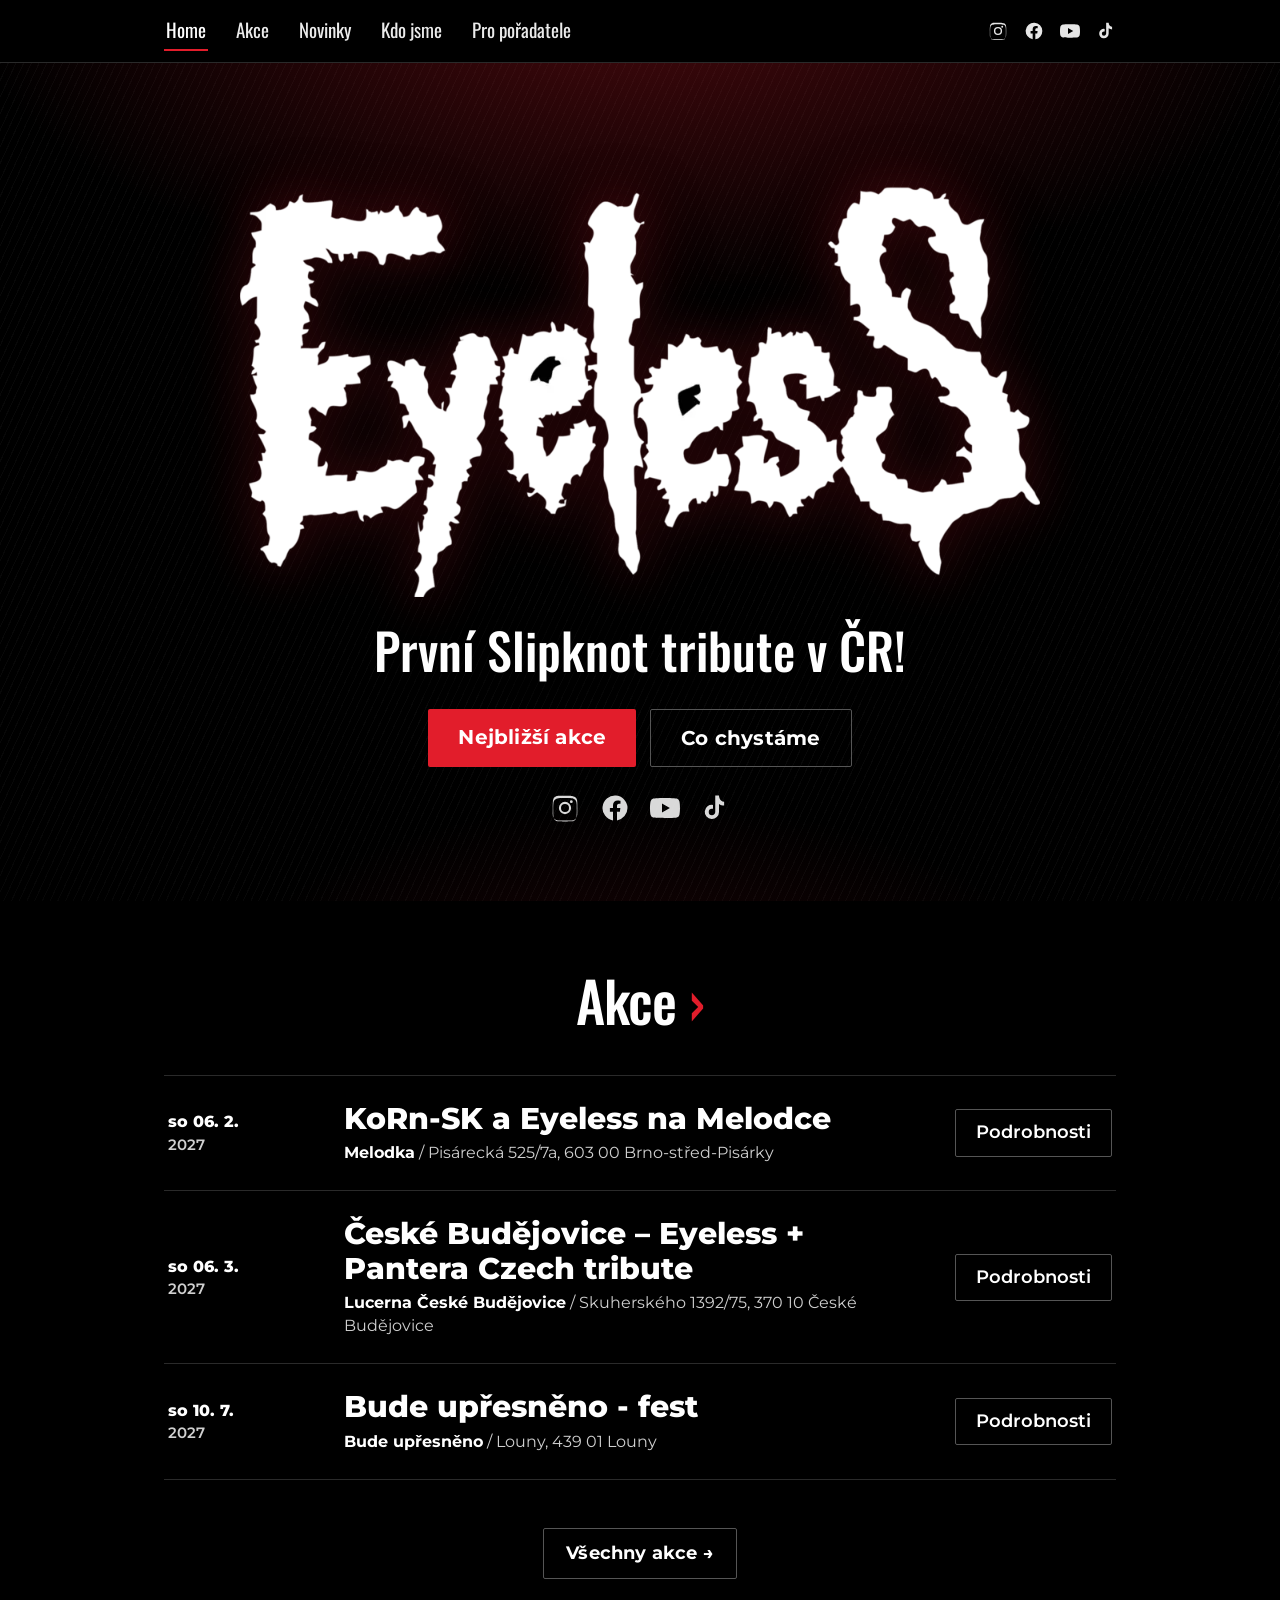
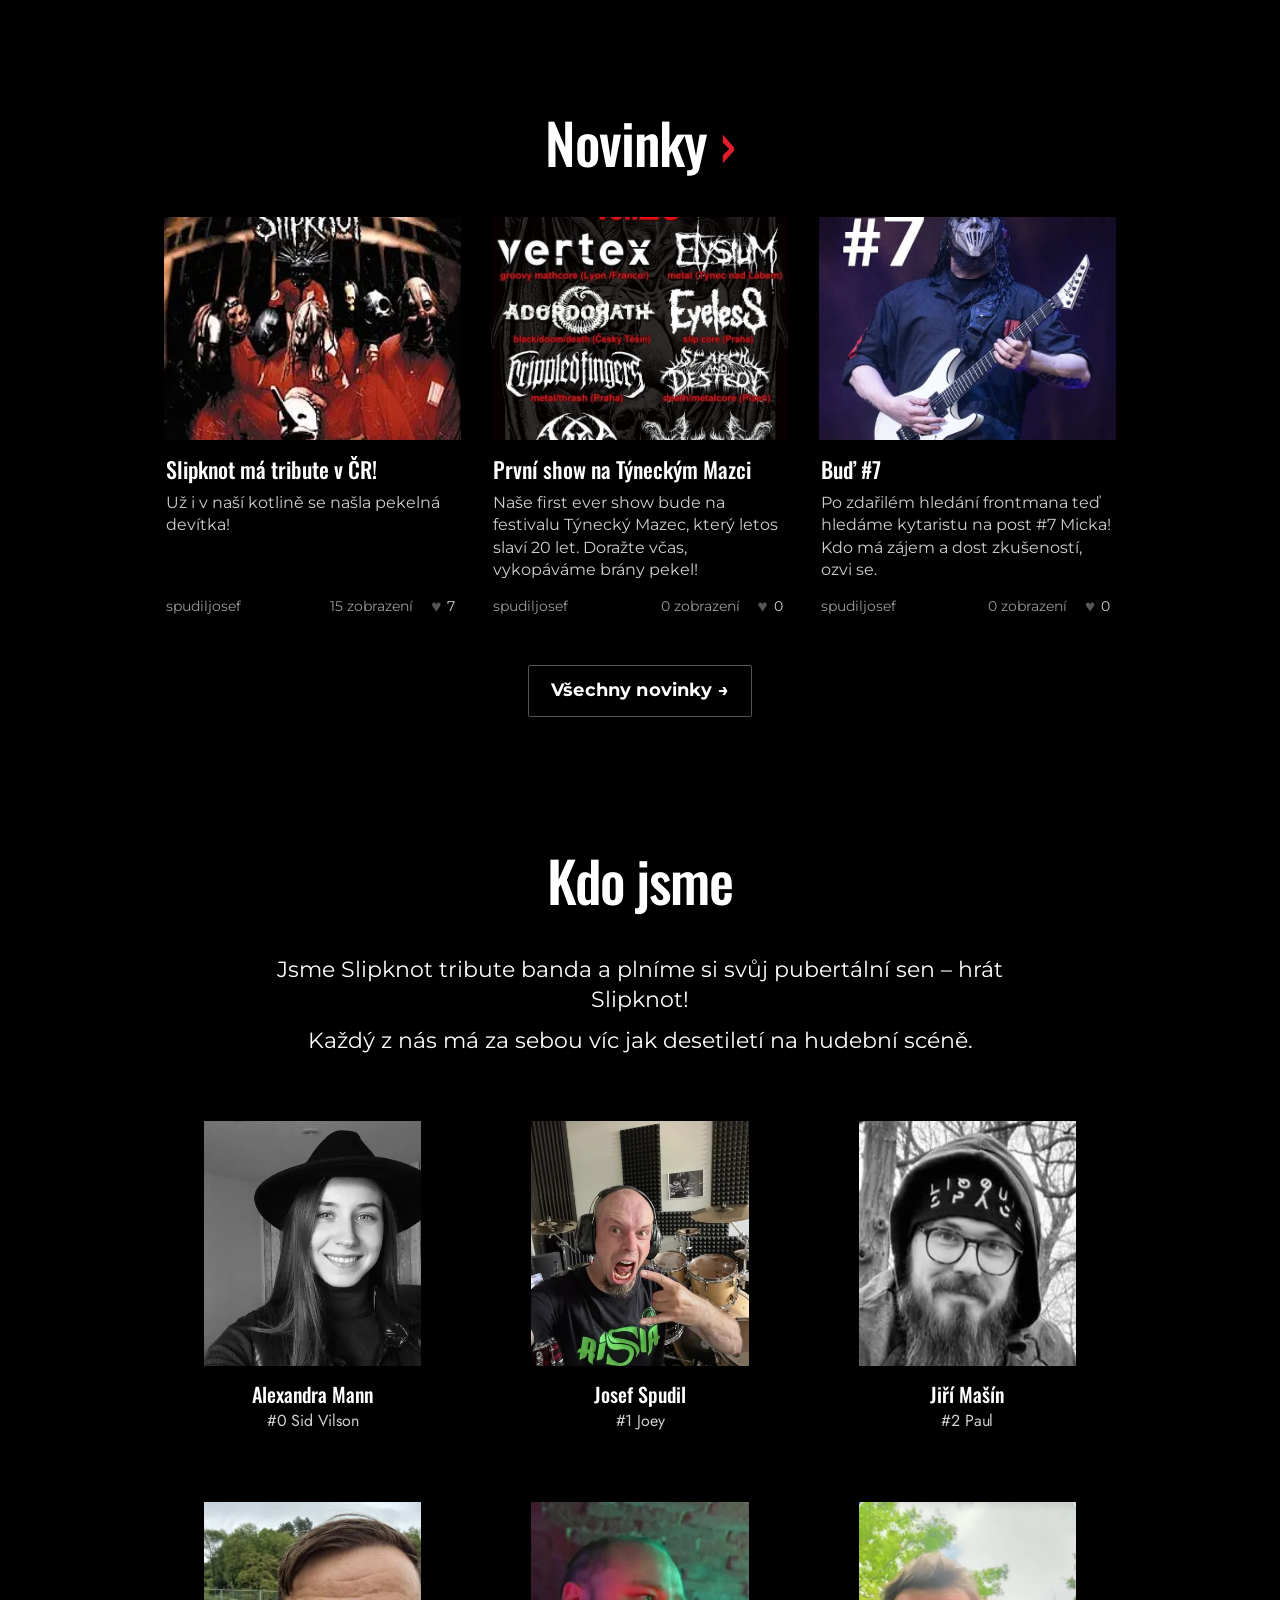
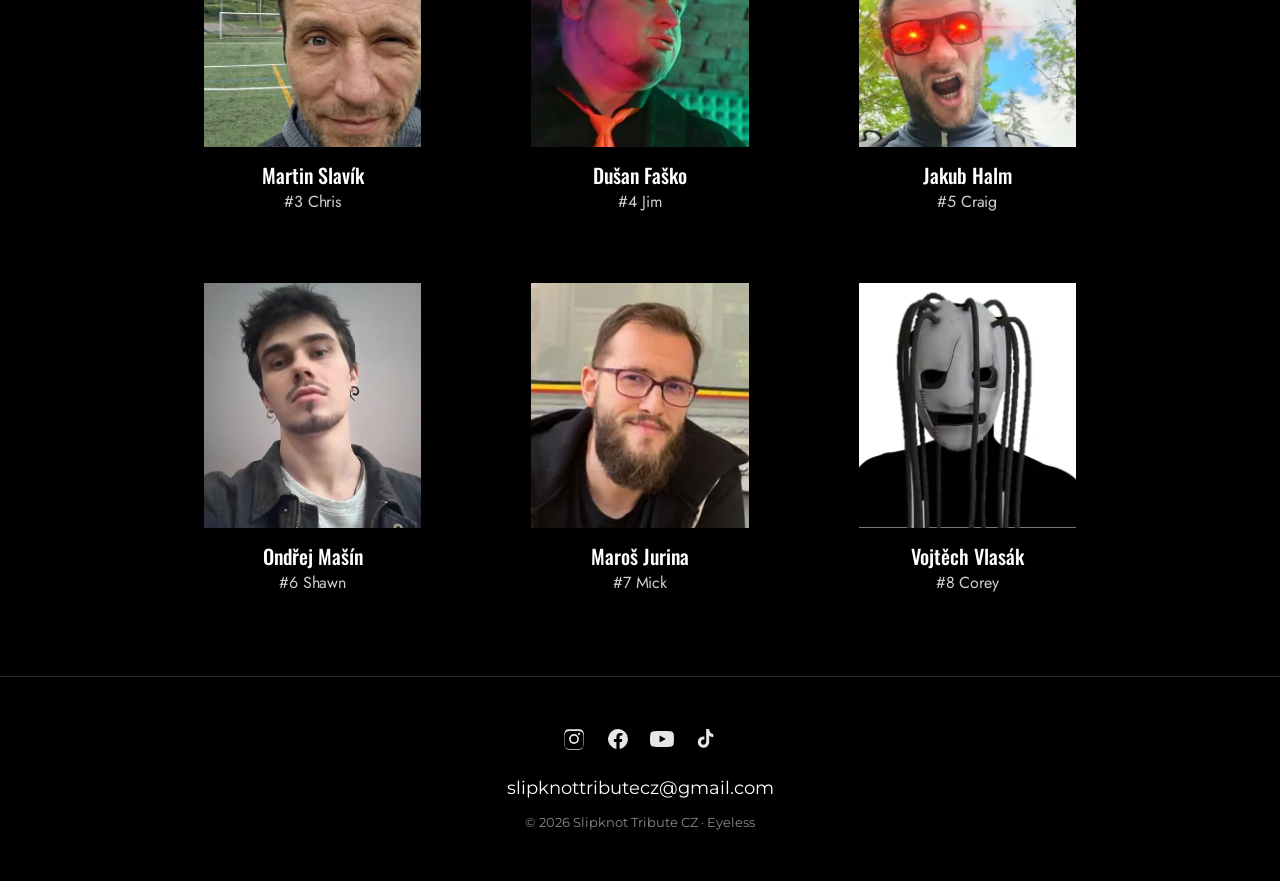
<file: index.html>
<!DOCTYPE html>
<html lang="cs">
<head>
  <meta charset="utf-8">
  <meta name="viewport" content="width=device-width, initial-scale=1">
  <title>Slipknot Tribute CZ – Eyeless | První Slipknot tribute v ČR</title>
  <meta name="description" content="Eyeless – první Slipknot tribute kapela v České republice. Devítičlenná monstrózní sestava, masky, agrese a naživo odehraný Slipknot. Termíny koncertů a novinky.">
  <meta name="keywords" content="Slipknot tribute, Eyeless, Slipknot ČR, nu metal, tribute kapela, metal koncert">
  <meta name="author" content="Slipknot Tribute CZ">
  <meta name="robots" content="index, follow">
  <meta name="theme-color" content="#000000">
  <link rel="canonical" href="https://www.slipknot1.cz/">
  <meta property="og:type" content="website">
  <meta property="og:site_name" content="Slipknot Tribute CZ – Eyeless">
  <meta property="og:locale" content="cs_CZ">
  <meta property="og:title" content="Slipknot Tribute CZ – Eyeless">
  <meta property="og:description" content="První Slipknot tribute v ČR. Termíny koncertů, novinky a sestava kapely Eyeless.">
  <meta property="og:url" content="https://www.slipknot1.cz/">
  <meta property="og:image" content="https://www.slipknot1.cz/assets/logo.png">
  <meta name="twitter:card" content="summary_large_image">
  <link rel="icon" href="favicon.ico" sizes="any">
  <link rel="icon" href="favicon.png" type="image/png">
  <link rel="apple-touch-icon" href="assets/apple-touch-icon.png">
  <link rel="manifest" href="site.webmanifest">
  <link rel="preload" as="image" href="assets/logo-white.webp" fetchpriority="high">
  <link rel="preconnect" href="https://fonts.googleapis.com">
  <link rel="preconnect" href="https://fonts.gstatic.com" crossorigin>
  <link href="https://fonts.googleapis.com/css2?family=Oswald:wght@400;500;600&family=Montserrat:wght@400;600;700;800&family=Jost:wght@400;500&display=swap" rel="stylesheet">
  <link rel="stylesheet" href="css/style.css?v=5">
</head>
<body data-page="home">
  <a class="skip-link" href="#main">Přeskočit na hlavní obsah</a>

  <header class="site-header">
    <div class="container nav">
      <a class="brand" href="index.html">EYE<b>LESS</b></a>
      <button class="nav-toggle" aria-label="Menu" aria-expanded="false" aria-controls="nav-links">
        <svg viewBox="0 0 24 24" fill="none" stroke="currentColor" stroke-width="2"><path d="M3 6h18M3 12h18M3 18h18"/></svg>
      </button>
      <ul class="nav-links" id="nav-links">
        <li><a href="index.html" class="active">Home</a></li>
        <li><a href="akce.html">Akce</a></li>
        <li><a href="novinky.html">Novinky</a></li>
        <li><a href="index.html#kdo-jsme">Kdo jsme</a></li>
        <li><a href="pro-poradatele.html">Pro pořadatele</a></li>
      </ul>
      <nav class="nav-social" aria-label="Sociální sítě" data-social></nav>
    </div>
  </header>

  <main id="main">
    <section class="hero">
      <div class="hero-bg" aria-hidden="true"></div>
      <div class="container hero-inner">
        <img class="logo" src="assets/logo-white.webp" alt="Eyeless – Slipknot Tribute CZ logo" width="882" height="459" fetchpriority="high">
        <h1 class="tagline" data-hero-tagline>První Slipknot tribute v ČR!</h1>
        <div class="hero-actions">
          <a class="btn btn-lg" href="#akce">Nejbližší akce</a>
          <a class="btn btn-lg ghost" href="#novinky">Co chystáme</a>
        </div>
        <nav class="hero-social" aria-label="Sociální sítě kapely" data-social></nav>
      </div>
    </section>

    <section class="section" id="akce">
      <div class="container">
        <div class="section-head"><a class="section-link" href="akce.html"><h2>Akce</h2></a></div>
        <div data-events><p class="events-empty">Načítám akce…</p></div>
        <div class="section-more"><a class="btn ghost" href="akce.html">Všechny akce →</a></div>
      </div>
    </section>

    <section class="section" id="novinky">
      <div class="container">
        <div class="section-head"><a class="section-link" href="novinky.html"><h2>Novinky</h2></a></div>
        <div class="news-grid" data-news></div>
        <div class="section-more"><a class="btn ghost" href="novinky.html">Všechny novinky →</a></div>
      </div>
    </section>

    <section class="section" id="kdo-jsme">
      <div class="container">
        <div class="section-head"><h2>Kdo jsme</h2></div>
        <div class="about-lead" data-about></div>
        <div class="members" data-members></div>
      </div>
    </section>
  </main>

  <footer class="site-footer">
    <div class="container">
      <nav class="social" aria-label="Sociální sítě" data-social></nav>
      <div class="mail" data-email></div>
      <div class="copy">© <span data-year>2025</span> Slipknot Tribute CZ · Eyeless</div>
    </div>
  </footer>

  <script src="js/app.js?v=5"></script>
</body>
</html>
</file>
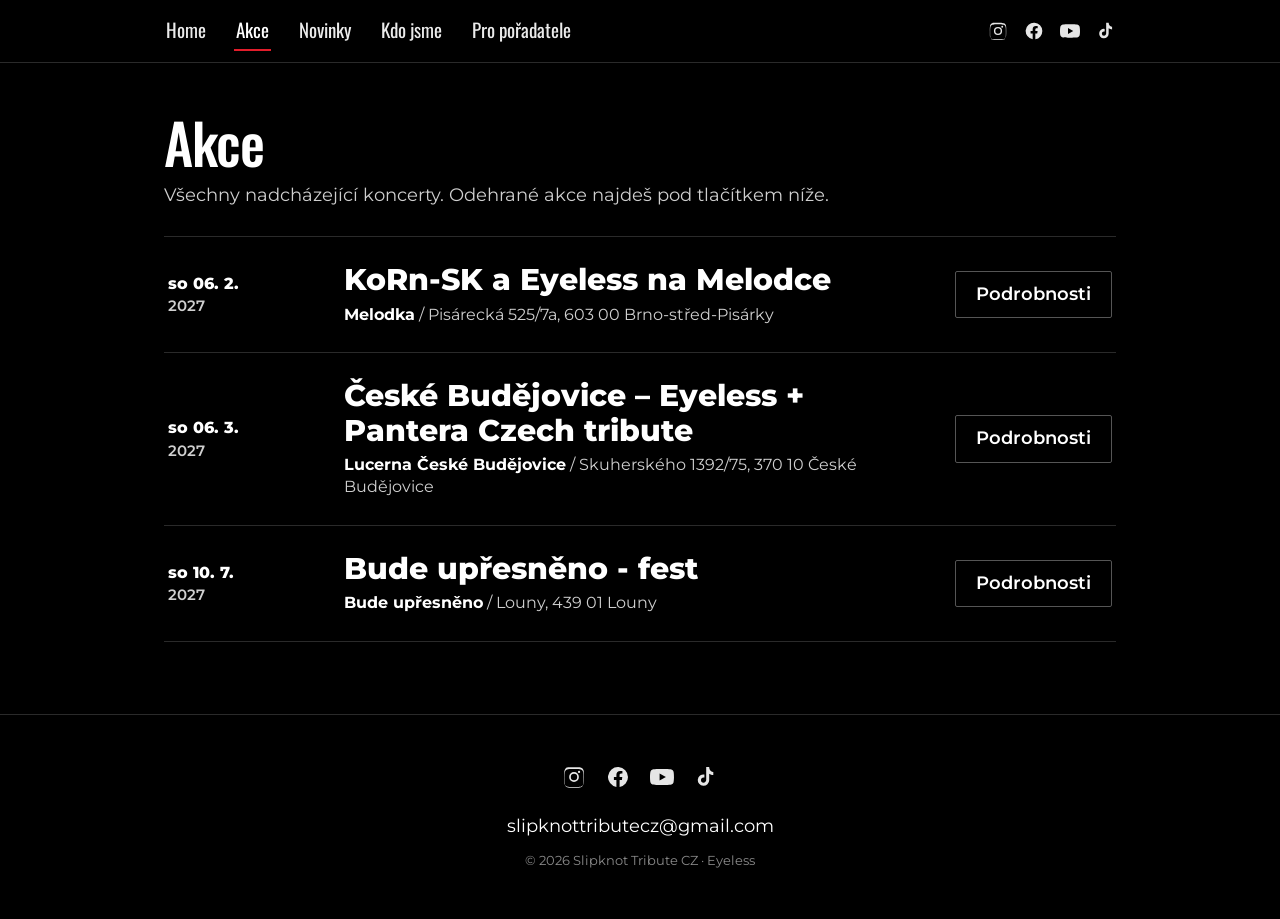
<file: akce.html>
<!DOCTYPE html>
<html lang="cs">
<head>
  <meta charset="utf-8">
  <meta name="viewport" content="width=device-width, initial-scale=1">
  <title>Akce – Slipknot Tribute CZ</title>
  <meta name="description" content="Všechny koncerty a akce Slipknot tribute kapely Eyeless.">
  <meta name="robots" content="index, follow">
  <meta name="theme-color" content="#000000">
  <link rel="canonical" href="https://www.slipknot1.cz/akce.html">
  <meta property="og:type" content="website">
  <meta property="og:site_name" content="Slipknot Tribute CZ – Eyeless">
  <meta property="og:locale" content="cs_CZ">
  <meta name="twitter:card" content="summary_large_image">
  <link rel="icon" href="favicon.ico" sizes="any">
  <link rel="icon" href="favicon.png" type="image/png">
  <link rel="apple-touch-icon" href="assets/apple-touch-icon.png">
  <link rel="preconnect" href="https://fonts.googleapis.com">
  <link rel="preconnect" href="https://fonts.gstatic.com" crossorigin>
  <link href="https://fonts.googleapis.com/css2?family=Oswald:wght@400;500;600&family=Montserrat:wght@400;600;700;800&family=Jost:wght@400;500&display=swap" rel="stylesheet">
  <link rel="stylesheet" href="css/style.css?v=5">
</head>
<body data-page="events-all">
  <a class="skip-link" href="#main">Přeskočit na hlavní obsah</a>

  <header class="site-header">
    <div class="container nav">
      <a class="brand" href="index.html">EYE<b>LESS</b></a>
      <button class="nav-toggle" aria-label="Menu" aria-expanded="false" aria-controls="nav-links">
        <svg viewBox="0 0 24 24" fill="none" stroke="currentColor" stroke-width="2"><path d="M3 6h18M3 12h18M3 18h18"/></svg>
      </button>
      <ul class="nav-links" id="nav-links">
        <li><a href="index.html">Home</a></li>
        <li><a href="akce.html" class="active">Akce</a></li>
        <li><a href="novinky.html">Novinky</a></li>
        <li><a href="index.html#kdo-jsme">Kdo jsme</a></li>
        <li><a href="pro-poradatele.html">Pro pořadatele</a></li>
      </ul>
      <nav class="nav-social" aria-label="Sociální sítě" data-social></nav>
    </div>
  </header>

  <main id="main" class="page">
    <div class="container">
      <h1 class="detail-title">Akce</h1>
      <p class="page-lead">Všechny nadcházející koncerty. Odehrané akce najdeš pod tlačítkem níže.</p>
      <div data-events-all><p class="events-empty">Načítám akce…</p></div>
    </div>
  </main>

  <footer class="site-footer">
    <div class="container">
      <nav class="social" aria-label="Sociální sítě" data-social></nav>
      <div class="mail" data-email></div>
      <div class="copy">© <span data-year>2025</span> Slipknot Tribute CZ · Eyeless</div>
    </div>
  </footer>

  <script src="js/app.js?v=5"></script>
</body>
</html>
</file>
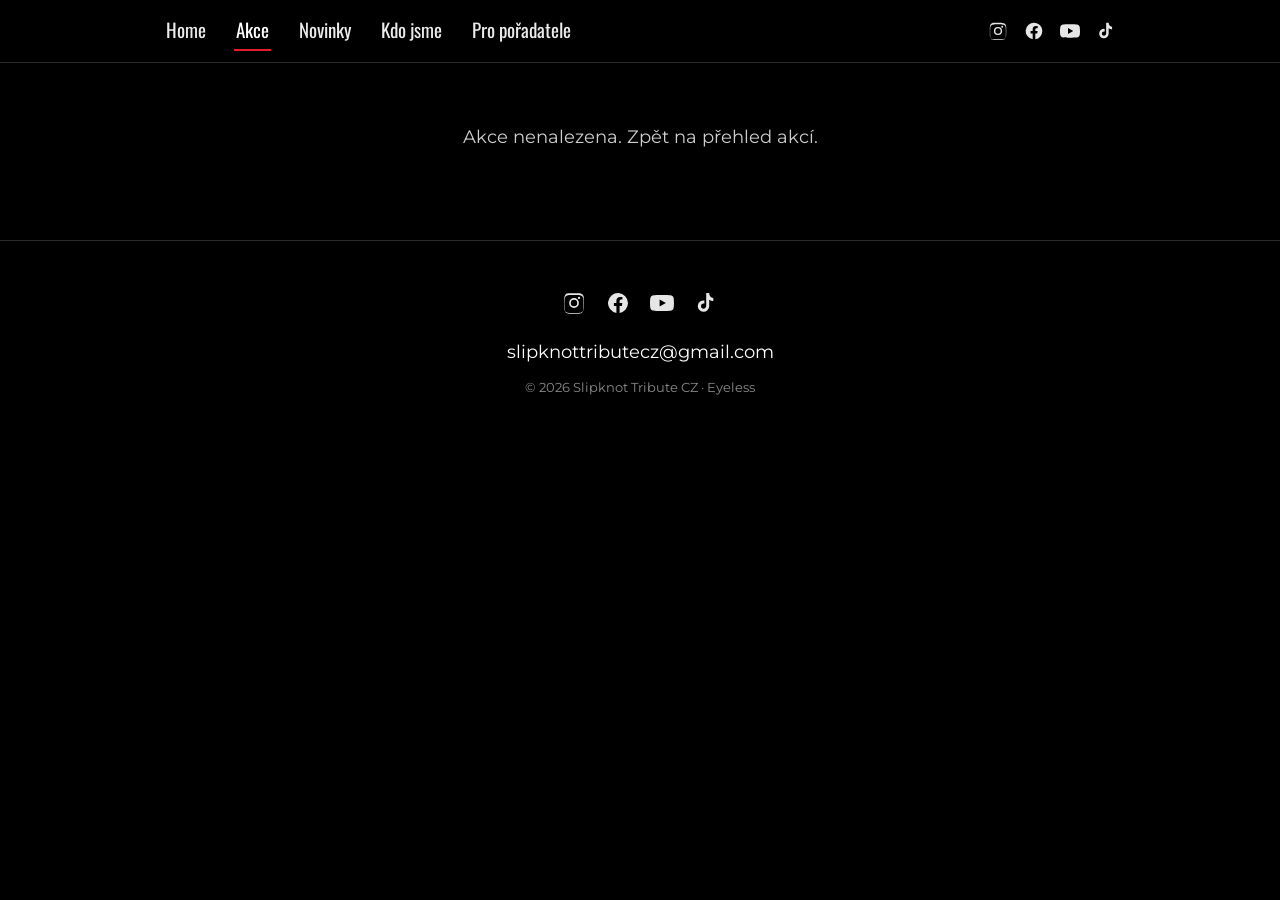
<file: event.html>
<!DOCTYPE html>
<html lang="cs">
<head>
  <meta charset="utf-8">
  <meta name="viewport" content="width=device-width, initial-scale=1">
  <title>Akce – Slipknot Tribute CZ</title>
  <meta name="description" content="Detail koncertu Slipknot tribute kapely Eyeless.">
  <meta name="theme-color" content="#000000">
  <meta property="og:type" content="event">
  <meta property="og:site_name" content="Slipknot Tribute CZ – Eyeless">
  <meta property="og:locale" content="cs_CZ">
  <meta name="twitter:card" content="summary_large_image">
  <link rel="icon" href="favicon.ico" sizes="any">
  <link rel="icon" href="favicon.png" type="image/png">
  <link rel="apple-touch-icon" href="assets/apple-touch-icon.png">
  <link rel="preconnect" href="https://fonts.googleapis.com">
  <link rel="preconnect" href="https://fonts.gstatic.com" crossorigin>
  <link href="https://fonts.googleapis.com/css2?family=Oswald:wght@400;500;600&family=Montserrat:wght@400;600;700;800&family=Jost:wght@400;500&display=swap" rel="stylesheet">
  <link rel="stylesheet" href="css/style.css?v=5">
</head>
<body data-page="event">
  <a class="skip-link" href="#main">Přeskočit na hlavní obsah</a>

  <header class="site-header">
    <div class="container nav">
      <a class="brand" href="index.html">EYE<b>LESS</b></a>
      <button class="nav-toggle" aria-label="Menu" aria-expanded="false" aria-controls="nav-links">
        <svg viewBox="0 0 24 24" fill="none" stroke="currentColor" stroke-width="2"><path d="M3 6h18M3 12h18M3 18h18"/></svg>
      </button>
      <ul class="nav-links" id="nav-links">
        <li><a href="index.html">Home</a></li>
        <li><a href="akce.html" class="active">Akce</a></li>
        <li><a href="novinky.html">Novinky</a></li>
        <li><a href="index.html#kdo-jsme">Kdo jsme</a></li>
        <li><a href="pro-poradatele.html">Pro pořadatele</a></li>
      </ul>
      <nav class="nav-social" aria-label="Sociální sítě" data-social></nav>
    </div>
  </header>

  <main id="main" class="page">
    <div class="container" data-event-detail><p class="events-empty">Načítám…</p></div>
  </main>

  <footer class="site-footer">
    <div class="container">
      <nav class="social" aria-label="Sociální sítě" data-social></nav>
      <div class="mail" data-email></div>
      <div class="copy">© <span data-year>2025</span> Slipknot Tribute CZ · Eyeless</div>
    </div>
  </footer>

  <script src="js/app.js?v=5"></script>
</body>
</html>
</file>
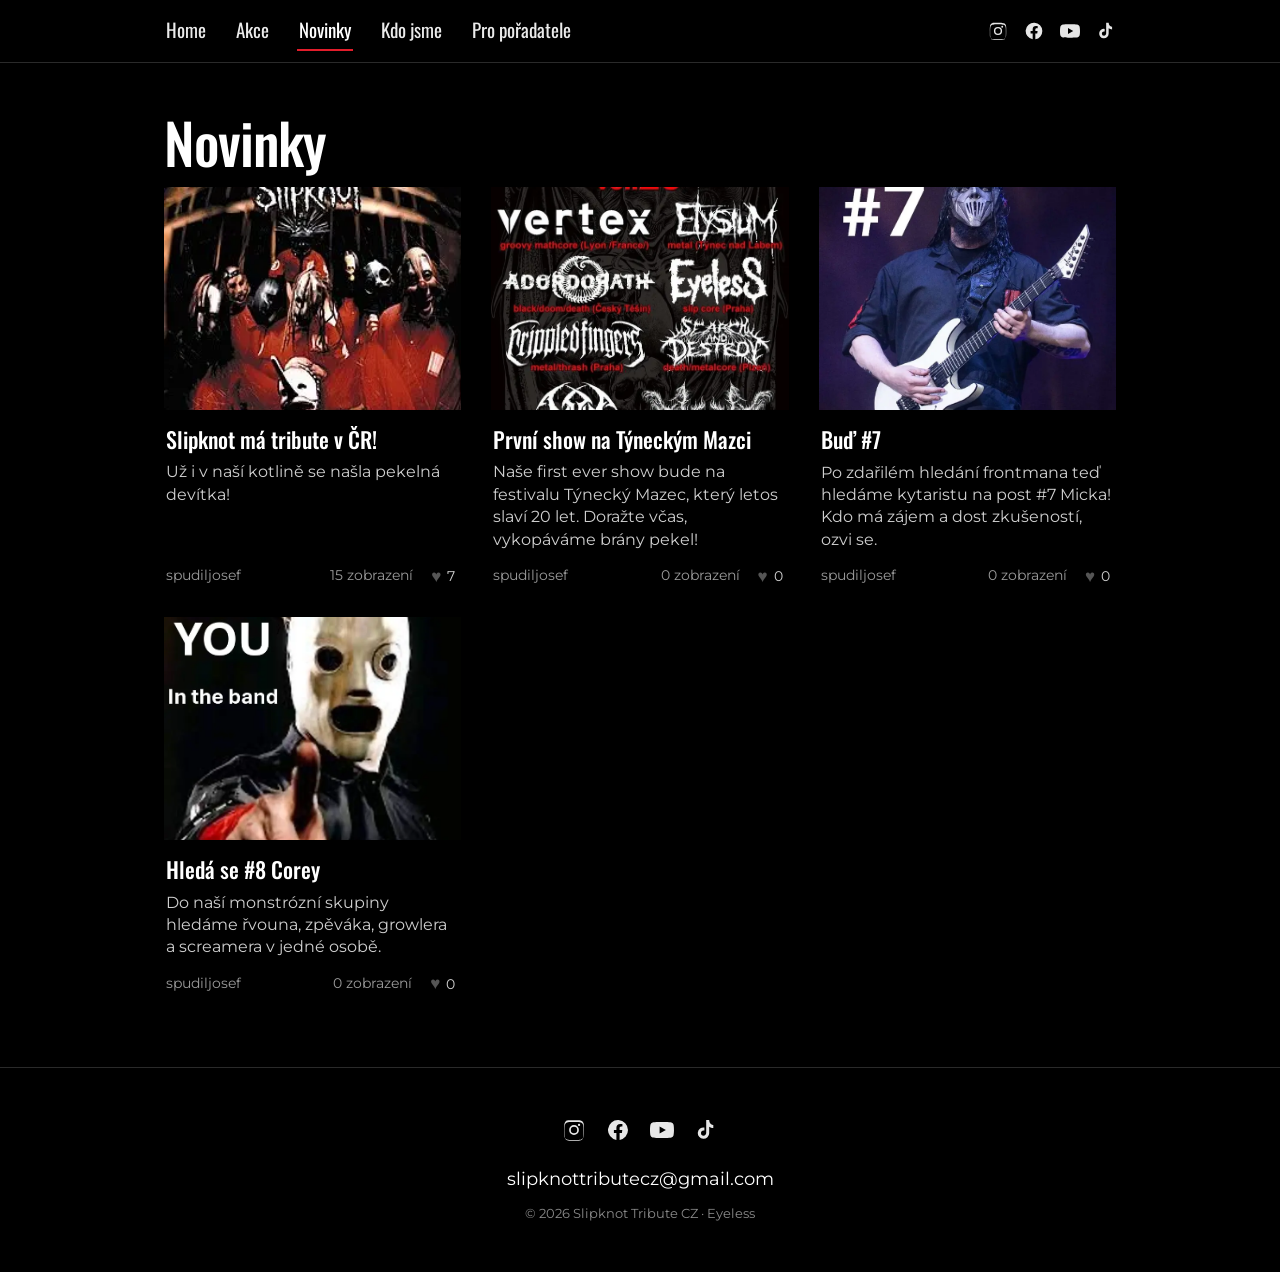
<file: novinky.html>
<!DOCTYPE html>
<html lang="cs">
<head>
  <meta charset="utf-8">
  <meta name="viewport" content="width=device-width, initial-scale=1">
  <title>Novinky – Slipknot Tribute CZ</title>
  <meta name="description" content="Novinky a aktuality Slipknot tribute kapely Eyeless.">
  <meta name="robots" content="index, follow">
  <meta name="theme-color" content="#000000">
  <link rel="canonical" href="https://www.slipknot1.cz/novinky.html">
  <meta property="og:type" content="website">
  <meta property="og:site_name" content="Slipknot Tribute CZ – Eyeless">
  <meta property="og:locale" content="cs_CZ">
  <meta name="twitter:card" content="summary_large_image">
  <link rel="icon" href="favicon.ico" sizes="any">
  <link rel="icon" href="favicon.png" type="image/png">
  <link rel="apple-touch-icon" href="assets/apple-touch-icon.png">
  <link rel="preconnect" href="https://fonts.googleapis.com">
  <link rel="preconnect" href="https://fonts.gstatic.com" crossorigin>
  <link href="https://fonts.googleapis.com/css2?family=Oswald:wght@400;500;600&family=Montserrat:wght@400;600;700;800&family=Jost:wght@400;500&display=swap" rel="stylesheet">
  <link rel="stylesheet" href="css/style.css?v=5">
</head>
<body data-page="news-all">
  <a class="skip-link" href="#main">Přeskočit na hlavní obsah</a>

  <header class="site-header">
    <div class="container nav">
      <a class="brand" href="index.html">EYE<b>LESS</b></a>
      <button class="nav-toggle" aria-label="Menu" aria-expanded="false" aria-controls="nav-links">
        <svg viewBox="0 0 24 24" fill="none" stroke="currentColor" stroke-width="2"><path d="M3 6h18M3 12h18M3 18h18"/></svg>
      </button>
      <ul class="nav-links" id="nav-links">
        <li><a href="index.html">Home</a></li>
        <li><a href="akce.html">Akce</a></li>
        <li><a href="novinky.html" class="active">Novinky</a></li>
        <li><a href="index.html#kdo-jsme">Kdo jsme</a></li>
        <li><a href="pro-poradatele.html">Pro pořadatele</a></li>
      </ul>
      <nav class="nav-social" aria-label="Sociální sítě" data-social></nav>
    </div>
  </header>

  <main id="main" class="page">
    <div class="container">
      <h1 class="detail-title">Novinky</h1>
      <div class="news-grid" data-news-all><p class="events-empty">Načítám novinky…</p></div>
    </div>
  </main>

  <footer class="site-footer">
    <div class="container">
      <nav class="social" aria-label="Sociální sítě" data-social></nav>
      <div class="mail" data-email></div>
      <div class="copy">© <span data-year>2025</span> Slipknot Tribute CZ · Eyeless</div>
    </div>
  </footer>

  <script src="js/app.js?v=5"></script>
</body>
</html>
</file>
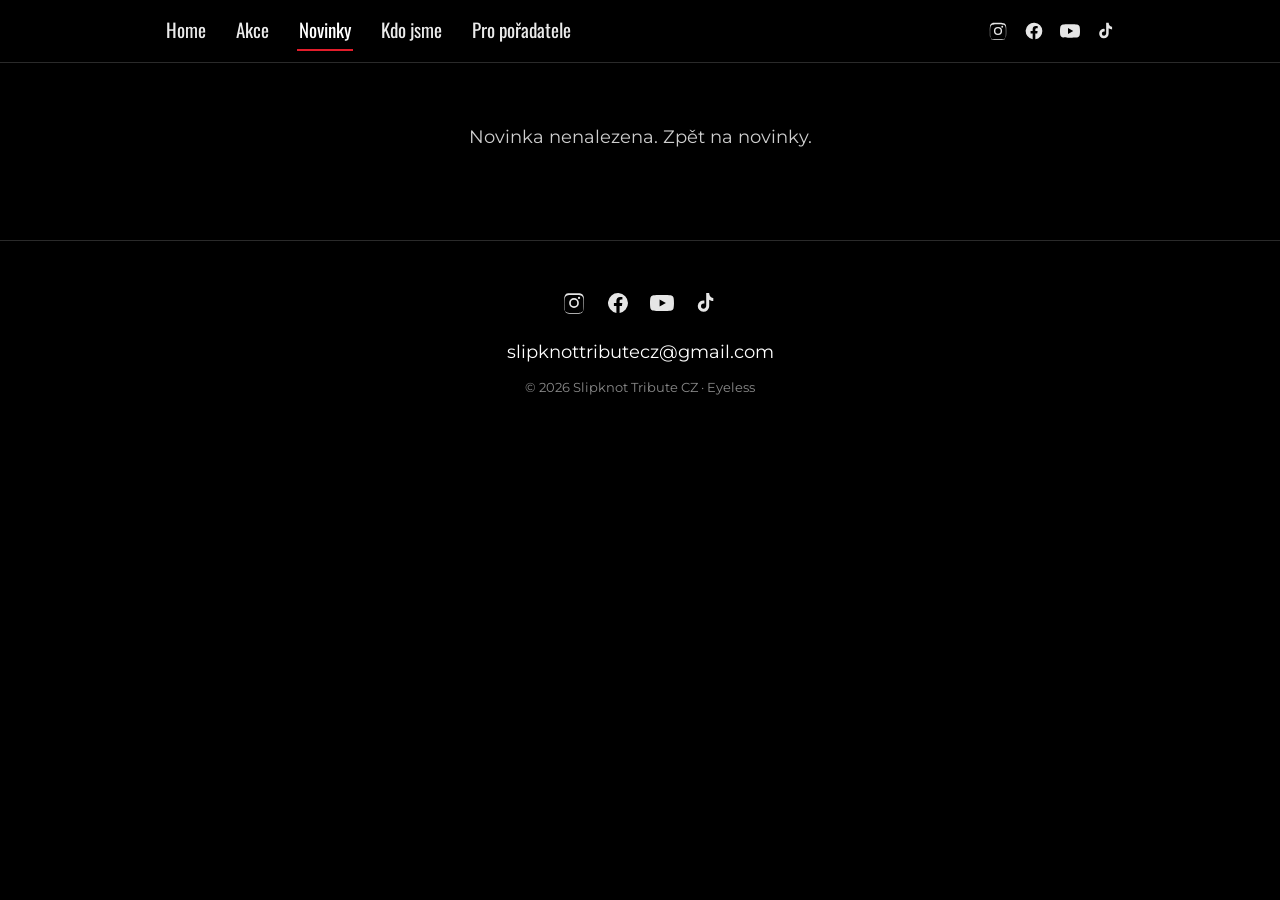
<file: post.html>
<!DOCTYPE html>
<html lang="cs">
<head>
  <meta charset="utf-8">
  <meta name="viewport" content="width=device-width, initial-scale=1">
  <title>Novinka – Slipknot Tribute CZ</title>
  <meta name="description" content="Novinka od Slipknot tribute kapely Eyeless.">
  <meta name="theme-color" content="#000000">
  <meta property="og:type" content="article">
  <meta property="og:site_name" content="Slipknot Tribute CZ – Eyeless">
  <meta property="og:locale" content="cs_CZ">
  <meta name="twitter:card" content="summary_large_image">
  <link rel="icon" href="favicon.ico" sizes="any">
  <link rel="icon" href="favicon.png" type="image/png">
  <link rel="apple-touch-icon" href="assets/apple-touch-icon.png">
  <link rel="preconnect" href="https://fonts.googleapis.com">
  <link rel="preconnect" href="https://fonts.gstatic.com" crossorigin>
  <link href="https://fonts.googleapis.com/css2?family=Oswald:wght@400;500;600&family=Montserrat:wght@400;600;700;800&family=Jost:wght@400;500&display=swap" rel="stylesheet">
  <link rel="stylesheet" href="css/style.css?v=5">
</head>
<body data-page="post">
  <a class="skip-link" href="#main">Přeskočit na hlavní obsah</a>

  <header class="site-header">
    <div class="container nav">
      <a class="brand" href="index.html">EYE<b>LESS</b></a>
      <button class="nav-toggle" aria-label="Menu" aria-expanded="false" aria-controls="nav-links">
        <svg viewBox="0 0 24 24" fill="none" stroke="currentColor" stroke-width="2"><path d="M3 6h18M3 12h18M3 18h18"/></svg>
      </button>
      <ul class="nav-links" id="nav-links">
        <li><a href="index.html">Home</a></li>
        <li><a href="akce.html">Akce</a></li>
        <li><a href="novinky.html" class="active">Novinky</a></li>
        <li><a href="index.html#kdo-jsme">Kdo jsme</a></li>
        <li><a href="pro-poradatele.html">Pro pořadatele</a></li>
      </ul>
      <nav class="nav-social" aria-label="Sociální sítě" data-social></nav>
    </div>
  </header>

  <main id="main" class="page">
    <div class="container" data-post-detail><p class="events-empty">Načítám…</p></div>
  </main>

  <footer class="site-footer">
    <div class="container">
      <nav class="social" aria-label="Sociální sítě" data-social></nav>
      <div class="mail" data-email></div>
      <div class="copy">© <span data-year>2025</span> Slipknot Tribute CZ · Eyeless</div>
    </div>
  </footer>

  <script src="js/app.js?v=5"></script>
</body>
</html>
</file>
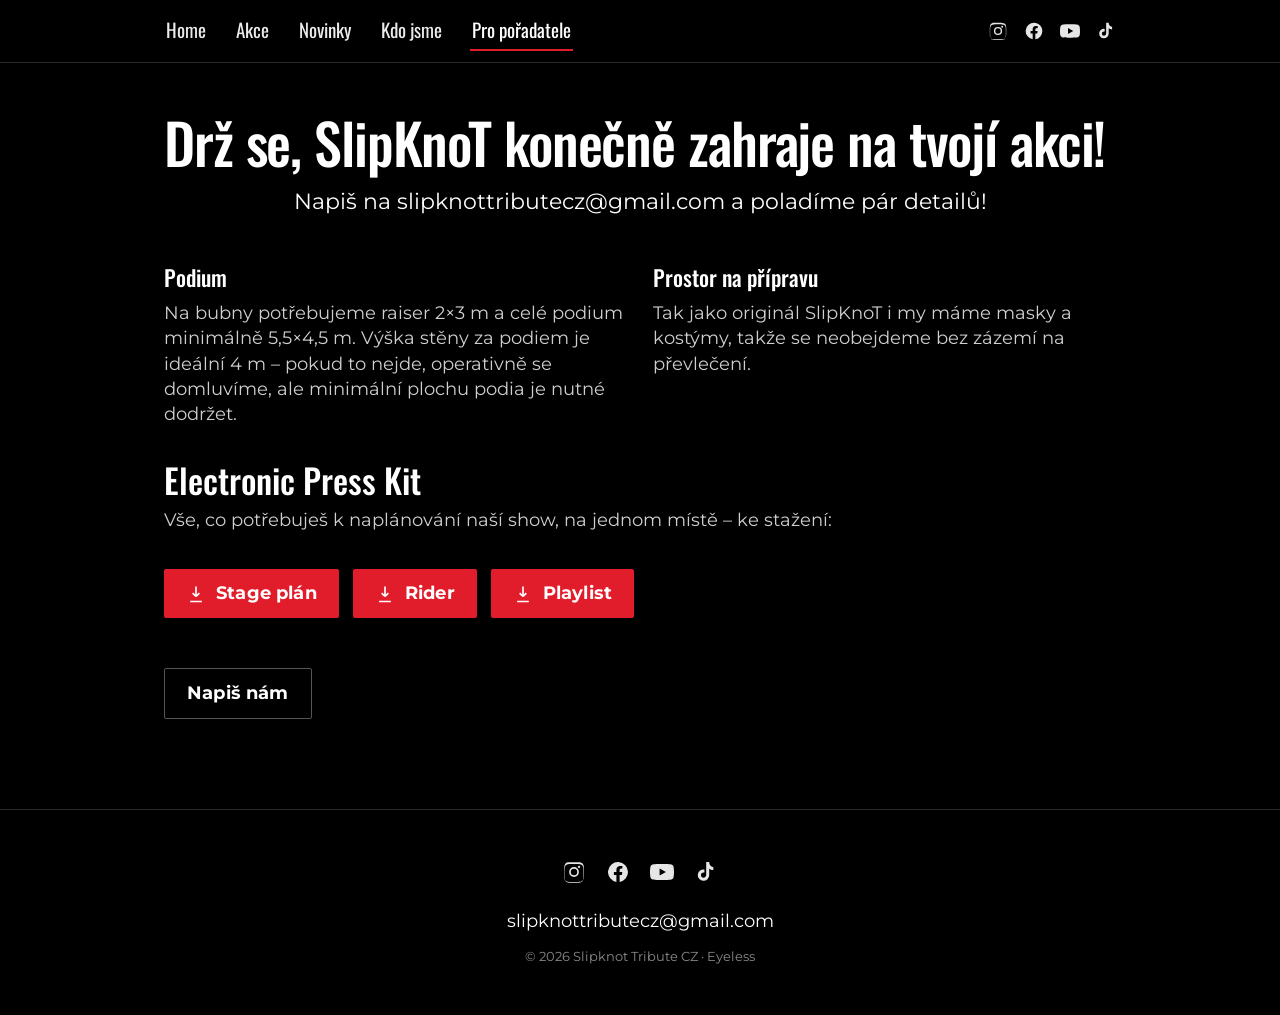
<file: pro-poradatele.html>
<!DOCTYPE html>
<html lang="cs">
<head>
  <meta charset="utf-8">
  <meta name="viewport" content="width=device-width, initial-scale=1">
  <title>Pro pořadatele – Slipknot Tribute CZ</title>
  <meta name="description" content="Chceš Slipknot tribute Eyeless na svojí akci? Technické požadavky, rider, playlist, stage plan a kontakt.">
  <meta name="robots" content="index, follow">
  <meta name="theme-color" content="#000000">
  <link rel="canonical" href="https://www.slipknot1.cz/pro-poradatele.html">
  <meta property="og:type" content="website">
  <meta property="og:site_name" content="Slipknot Tribute CZ – Eyeless">
  <meta property="og:locale" content="cs_CZ">
  <meta property="og:title" content="Pro pořadatele – Slipknot Tribute CZ">
  <meta property="og:description" content="Technické požadavky a kontakt pro pořadatele koncertů kapely Eyeless.">
  <meta property="og:url" content="https://www.slipknot1.cz/pro-poradatele.html">
  <meta property="og:image" content="https://www.slipknot1.cz/assets/logo.png">
  <meta name="twitter:card" content="summary_large_image">
  <link rel="icon" href="favicon.ico" sizes="any">
  <link rel="icon" href="favicon.png" type="image/png">
  <link rel="apple-touch-icon" href="assets/apple-touch-icon.png">
  <link rel="preconnect" href="https://fonts.googleapis.com">
  <link rel="preconnect" href="https://fonts.gstatic.com" crossorigin>
  <link href="https://fonts.googleapis.com/css2?family=Oswald:wght@400;500;600&family=Montserrat:wght@400;600;700;800&family=Jost:wght@400;500&display=swap" rel="stylesheet">
  <link rel="stylesheet" href="css/style.css?v=5">
</head>
<body data-page="organizer">
  <a class="skip-link" href="#main">Přeskočit na hlavní obsah</a>

  <header class="site-header">
    <div class="container nav">
      <a class="brand" href="index.html">EYE<b>LESS</b></a>
      <button class="nav-toggle" aria-label="Menu" aria-expanded="false" aria-controls="nav-links">
        <svg viewBox="0 0 24 24" fill="none" stroke="currentColor" stroke-width="2"><path d="M3 6h18M3 12h18M3 18h18"/></svg>
      </button>
      <ul class="nav-links" id="nav-links">
        <li><a href="index.html">Home</a></li>
        <li><a href="akce.html">Akce</a></li>
        <li><a href="novinky.html">Novinky</a></li>
        <li><a href="index.html#kdo-jsme">Kdo jsme</a></li>
        <li><a href="pro-poradatele.html" class="active">Pro pořadatele</a></li>
      </ul>
      <nav class="nav-social" aria-label="Sociální sítě" data-social></nav>
    </div>
  </header>

  <main id="main" class="page">
    <div class="container" data-organizer><p class="events-empty">Načítám…</p></div>
  </main>

  <footer class="site-footer">
    <div class="container">
      <nav class="social" aria-label="Sociální sítě" data-social></nav>
      <div class="mail" data-email></div>
      <div class="copy">© <span data-year>2025</span> Slipknot Tribute CZ · Eyeless</div>
    </div>
  </footer>

  <script src="js/app.js?v=5"></script>
</body>
</html>
</file>
<file: css/style.css>
/* =============================================================================
   Slipknot Tribute CZ — styl webu (věrná kopie originálu: černá + bílá,
   Oswald pro nadpisy, Montserrat ≈ Avenir pro text, Jost ≈ Futura pro přezdívky)
   ========================================================================== */

:root {
  --bg:        #000;
  --text:      #fff;
  --muted:     #cfcfcf;
  --line:      #2a2a2a;
  --accent:    #e21d2b;      /* jen decentní zvýraznění (odkazy při najetí) */
  --maxw:      1000px;
  --font-head: "Oswald", "Arial Narrow", sans-serif;   /* nadpisy, menu, jména */
  --font-body: "Montserrat", Arial, sans-serif;         /* ≈ Avenir – texty */
  --font-alt:  "Jost", "Century Gothic", sans-serif;    /* ≈ Futura – přezdívky */
}

* { box-sizing: border-box; }
html { scroll-behavior: smooth; }

body {
  margin: 0;
  background: var(--bg);
  color: var(--text);
  font-family: var(--font-body);
  font-size: 18px;
  line-height: 1.4;
  -webkit-font-smoothing: antialiased;
  overflow-x: hidden;
}

img { max-width: 100%; display: block; }
a { color: inherit; text-decoration: none; }

h1, h2, h3 { font-family: var(--font-head); font-weight: 500; margin: 0; line-height: 1.25; }

.container { width: 100%; max-width: var(--maxw); margin: 0 auto; padding: 0 24px; }

.section { padding: 64px 0; scroll-margin-top: 68px; }  /* odsazení kvůli ukotvené horní liště */
.section-head { text-align: center; margin-bottom: 40px; }
.section-head h2 {
  font-size: clamp(34px, 6vw, 56px); letter-spacing: -0.02em; color: var(--text);
}
.section-head .rule { display: none; }

.skip-link { position: absolute; left: -999px; top: 0; z-index: 200; background: var(--accent); color: #fff; padding: 10px 16px; }
.skip-link:focus { left: 8px; top: 8px; }

/* ---- Header / navigace (bez loga – jen menu + sítě, jako originál) ---- */
.site-header {
  position: sticky; top: 0; z-index: 100;
  background: rgba(0,0,0,.9); backdrop-filter: blur(6px);
  border-bottom: 1px solid var(--line);
}
.nav { display: flex; align-items: center; justify-content: flex-end; gap: 26px; min-height: 62px; }
.brand { display: none; }                 /* originál nemá v hlavičce logo */
.nav-links { display: flex; align-items: center; gap: 26px; list-style: none; margin: 0; padding: 0; margin-right: auto; }
.nav-links a {
  font-family: var(--font-head); font-size: 19px; font-weight: 400; color: var(--text);
  opacity: .92; padding: 6px 2px; border-bottom: 2px solid transparent;
}
.nav-links a:hover, .nav-links a.active { opacity: 1; border-bottom-color: var(--accent); }

.nav-social { display: flex; gap: 16px; align-items: center; }
.nav-social a { color: var(--text); display: inline-flex; opacity: .9; }
.nav-social a:hover { opacity: 1; color: var(--accent); }
.nav-social svg { width: 20px; height: 20px; }

.nav-toggle { display: none; background: none; border: 0; color: var(--text); cursor: pointer; padding: 10px; line-height: 0; -webkit-tap-highlight-color: rgba(226,29,43,.3); touch-action: manipulation; }
.nav-toggle svg { width: 30px; height: 30px; }

/* ---- Hero (tmavý, agresivní – vtáhne fanouška) ---------------------- */
.hero { position: relative; overflow: hidden; text-align: center; background: #000; color: #fff;
  padding: clamp(52px, 9vw, 116px) 0 clamp(40px, 6vw, 70px); }
.hero-bg { position: absolute; inset: 0; z-index: 0; pointer-events: none;
  background:
    radial-gradient(1100px 520px at 50% -10%, rgba(226,29,43,.32), transparent 62%),
    radial-gradient(760px 420px at 50% 118%, rgba(226,29,43,.14), transparent 60%),
    repeating-linear-gradient(115deg, rgba(255,255,255,.03) 0 1px, transparent 1px 7px),
    #000; }
.hero-bg::after { content: ""; position: absolute; inset: 0;
  background: radial-gradient(125% 120% at 50% 42%, transparent 52%, rgba(0,0,0,.9) 100%); }
.hero-inner { position: relative; z-index: 1; }
.hero img.logo { width: min(800px, 90vw); height: auto; margin: 0 auto;
  filter: drop-shadow(0 10px 30px rgba(0,0,0,.6)) drop-shadow(0 0 22px rgba(226,29,43,.28)); }
.hero .tagline {
  font-family: var(--font-head); font-weight: 500; color: #fff;
  font-size: clamp(24px, 5vw, 50px); line-height: 1.2; margin-top: 22px;
  text-shadow: 0 2px 22px rgba(0,0,0,.7); }
.hero .tagline span { color: var(--accent); }
.hero-actions { display: flex; gap: 14px; justify-content: center; flex-wrap: wrap; margin-top: 30px; }
.hero-actions .btn { margin-top: 0; }
.hero-social { display: flex; gap: 20px; justify-content: center; margin-top: 26px; }
.hero-social a { color: #fff; opacity: .85; transition: transform .15s, color .15s, opacity .15s; }
.hero-social a:hover { color: var(--accent); opacity: 1; transform: translateY(-2px); }
.hero-social svg { width: 30px; height: 30px; }
.hero-next { margin-top: 36px; display: flex; justify-content: center; }
.hero-next-card {
  display: flex; flex-wrap: wrap; align-items: center; justify-content: center; gap: 8px 16px;
  background: rgba(0,0,0,.5); border: 1px solid rgba(226,29,43,.55); border-left: 4px solid var(--accent);
  border-radius: 4px; padding: 12px 22px; color: #fff; backdrop-filter: blur(4px); max-width: 92vw; }
.hero-next-card:hover { border-color: var(--accent); background: rgba(226,29,43,.14); }
.hn-label { font-family: var(--font-head); text-transform: uppercase; letter-spacing: .08em; font-size: 12px; color: var(--accent); }
.hn-date { font-family: var(--font-body); font-weight: 800; font-size: 16px; }
.hn-title { font-family: var(--font-body); font-weight: 700; font-size: 16px; }
.hn-where { color: var(--muted); font-size: 15px; }
.hn-go { font-family: var(--font-head); text-transform: uppercase; letter-spacing: .05em; font-size: 13px; color: #fff; }

/* ---- Akce (jednoduchý seznam, bílé na černé) ------------------------- */
.events-list { list-style: none; margin: 0; padding: 0; border-top: 1px solid var(--line); }
.event-card {
  display: grid; grid-template-columns: 150px 1fr auto; gap: 26px; align-items: center;
  padding: 26px 4px; border-bottom: 1px solid var(--line);
}
.event-date { font-family: var(--font-body); font-weight: 800; }
.event-date .dd { display: block; font-size: 16px; }
.event-date .yy { display: block; font-size: 15px; color: var(--muted); font-weight: 600; }
.event-main h3 { font-family: var(--font-body); font-weight: 800; font-size: clamp(20px, 3vw, 30px); line-height: 1.15; }
.event-main .meta { font-family: var(--font-body); font-weight: 400; color: var(--muted); font-size: 16px; margin-top: 6px; }
.event-main .meta b { color: var(--text); font-weight: 700; }
.event-cta {
  font-family: var(--font-body); font-weight: 600; font-size: 18px; color: var(--text);
  border: 1px solid #555; border-radius: 2px; padding: 10px 20px; white-space: nowrap;
}
.event-cta:hover { border-color: var(--text); background: var(--text); color: #000; }
.events-empty { color: var(--muted); text-align: center; }
.event-card.past { opacity: .5; }
.past-details { margin-top: 26px; }
.past-toggle {
  display: inline-block; margin: 0 auto; background: none; border: 1px solid #555; color: var(--muted);
  font-family: var(--font-body); font-size: 16px; padding: 10px 20px; border-radius: 2px; cursor: pointer;
  list-style: none; text-align: center;
}
.past-details { text-align: center; }
.past-details .events-list { text-align: left; }
.past-toggle::-webkit-details-marker { display: none; }
.past-toggle::marker { content: ""; }
.past-toggle:hover { color: var(--text); border-color: var(--text); }

/* ---- Novinky (3 karty v řadě) --------------------------------------- */
.news-grid { display: grid; grid-template-columns: repeat(3, 1fr); gap: 30px; }
.news-card { display: flex; flex-direction: column; }
.news-card .thumb { aspect-ratio: 4/3; overflow: hidden; background: #111; }
.news-card .thumb img { width: 100%; height: 100%; object-fit: cover; transition: transform .3s; }
.news-card:hover .thumb img { transform: scale(1.04); }
.news-card .body { padding: 16px 2px 0; display: flex; flex-direction: column; gap: 8px; flex: 1; }
.news-card h3 { font-family: var(--font-head); font-weight: 500; font-size: 22px; }
.news-card h3 a:hover { color: var(--accent); }
.news-card p { margin: 0; color: var(--muted); font-size: 16px; flex: 1; }
.news-card .foot { display: flex; gap: 8px 14px; color: #9a9a9a; font-size: 14px; align-items: center; margin-top: 6px; flex-wrap: wrap; }
.news-card .foot .author { margin-right: auto; }

/* srdíčko / lajk */
.like-btn { background: none; border: 0; cursor: pointer; color: var(--muted); font-family: var(--font-body); font-size: 14px; display: inline-flex; align-items: center; gap: 6px; padding: 2px 4px; -webkit-tap-highlight-color: rgba(226,29,43,.25); }
.like-btn .hrt { color: #555; font-size: 17px; line-height: 1; transition: transform .15s, color .15s; }
.like-btn:hover .hrt { color: var(--accent); }
.like-btn.liked { color: var(--text); cursor: default; }
.like-btn.liked .hrt { color: var(--accent); }
.like-btn:active .hrt { transform: scale(1.35); }

/* prokliknutelný nadpis sekce + odkaz na celou stránku */
.section-head .section-link { display: inline-block; color: inherit; }
.section-head .section-link h2 { transition: color .15s; }
.section-head .section-link:hover h2 { color: var(--accent); }
.section-head .section-link h2::after { content: " ›"; color: var(--accent); }
.section-more { text-align: center; margin-top: 30px; }
.page-lead { color: var(--muted); margin: -4px 0 28px; }

/* patička detailu novinky */
.post-foot { display: flex; align-items: center; gap: 22px; margin-top: 32px; padding-top: 18px; border-top: 1px solid var(--line); color: var(--muted); font-size: 15px; flex-wrap: wrap; }
.post-foot .like-btn { font-size: 16px; }

/* ---- Kdo jsme + členové ---------------------------------------------- */
.about-lead {
  max-width: 760px; margin: 0 auto 46px; text-align: center;
  font-family: var(--font-body); font-size: clamp(18px, 2.4vw, 22px); color: var(--text);
}
.about-lead p { margin: 0 0 10px; }
.members { display: grid; grid-template-columns: repeat(3, 1fr); gap: 34px 30px; }
.member { text-align: center; }
.member .photo { aspect-ratio: 287/323; overflow: hidden; background: #111; }
.member .photo img { width: 100%; height: 100%; object-fit: cover; object-position: center top; transition: transform .35s; }
.member:hover .photo img { transform: scale(1.05); }
.member .name { padding-top: 14px; display: flex; flex-direction: column; gap: 2px; }
.member .name .n { font-family: var(--font-head); font-weight: 500; font-size: 20px; color: var(--text); }
.member .name .nick { font-family: var(--font-alt); font-weight: 400; font-size: 16px; letter-spacing: -0.01em; color: var(--muted); }

/* ---- Footer ---------------------------------------------------------- */
.site-footer { padding: 50px 0; text-align: center; border-top: 1px solid var(--line); }
.site-footer .social { display: flex; justify-content: center; gap: 20px; margin-bottom: 18px; }
.site-footer .social a { color: var(--text); opacity: .9; }
.site-footer .social a:hover { opacity: 1; color: var(--accent); }
.site-footer .social svg { width: 24px; height: 24px; }
.site-footer .mail { font-family: var(--font-body); font-size: 18px; }
.site-footer .mail a:hover { color: var(--accent); }
.site-footer .copy { color: #8a8a8a; font-size: 13px; margin-top: 12px; }

/* ---- Detailové stránky ---------------------------------------------- */
.page { padding: 44px 0 72px; }
.breadcrumb { color: var(--muted); font-size: 15px; margin-bottom: 20px; }
.breadcrumb a:hover { color: var(--accent); }
.detail-title { font-size: clamp(30px, 6vw, 56px); letter-spacing: -0.02em; margin-bottom: 10px; }
.detail-sub { font-family: var(--font-body); font-weight: 600; color: var(--muted); margin-bottom: 26px; text-transform: none; }
.detail-grid { display: grid; grid-template-columns: 1.4fr 1fr; gap: 40px; align-items: start; }
.detail-body p { margin: 0 0 16px; }
.detail-poster { overflow: hidden; }
.info-box { border: 1px solid var(--line); padding: 22px 24px; }
.info-box dt { font-family: var(--font-head); font-weight: 500; color: var(--muted); font-size: 14px; margin-top: 16px; text-transform: uppercase; letter-spacing: .04em; }
.info-box dt:first-child { margin-top: 0; }
.info-box dd { margin: 3px 0 0; font-size: 18px; }
.btn { display: inline-block; font-family: var(--font-body); font-weight: 700; background: var(--accent); color: #fff; padding: 12px 22px; border-radius: 2px; margin-top: 18px; letter-spacing: .01em; }
.btn:hover { background: #ff2a38; color: #fff; }
.btn.ghost { background: none; border: 1px solid #555; color: var(--text); }
.btn.ghost:hover { border-color: var(--text); background: none; }
.btn-lg { font-size: 20px; padding: 14px 30px; }
.btn.dl { display: inline-flex; align-items: center; gap: 10px; }
.dl-ic { width: 20px; height: 20px; }
.epk { margin-top: 8px; }
.epk-heading { font-family: var(--font-head); font-weight: 500; font-size: clamp(24px, 4vw, 34px); margin: 30px 0 6px; }
.epk-intro { color: var(--muted); margin: 0 0 18px; }
.share { margin-top: 28px; display: flex; align-items: center; gap: 12px; flex-wrap: wrap; }
.share span { color: var(--muted); font-size: 14px; text-transform: uppercase; letter-spacing: .05em; }
.share a, .share-copy { border: 1px solid #555; border-radius: 2px; padding: 8px 14px; font-size: 15px; color: var(--text); background: none; font-family: var(--font-body); cursor: pointer; }
.share a:hover, .share-copy:hover { border-color: var(--text); }
.req-grid { display: grid; grid-template-columns: repeat(auto-fit, minmax(280px, 1fr)); gap: 26px; margin: 10px 0 32px; }
.req h3 { font-family: var(--font-head); font-weight: 500; font-size: 22px; margin-bottom: 10px; }
.req p { margin: 0; color: var(--muted); }
.docs { display: flex; gap: 14px; flex-wrap: wrap; }

/* ---- Responzivita ---------------------------------------------------- */
@media (max-width: 820px) {
  .nav-toggle { display: inline-flex; margin-left: auto; }
  .nav-social { display: none; }
  .nav { justify-content: space-between; }
  .nav-links {
    position: absolute; top: 62px; left: 0; right: 0; flex-direction: column; align-items: stretch;
    gap: 0; background: #0b0b0b; border-bottom: 1px solid var(--line); margin: 0;
    max-height: 0; overflow: hidden; transition: max-height .25s ease;
  }
  .nav-links.open { max-height: 440px; }
  .nav-links li { display: block; width: 100%; }
  .nav-links a { display: block; width: 100%; padding: 17px 24px; font-size: 21px; border-bottom: 1px solid var(--line); -webkit-tap-highlight-color: rgba(226,29,43,.25); }
  .nav-links a:active { background: rgba(226,29,43,.18); }
  .nav-links a.active { border-bottom-color: var(--line); border-left: 3px solid var(--accent); }
  .news-grid { grid-template-columns: 1fr 1fr; }
  .members { grid-template-columns: repeat(3, 1fr); gap: 26px 18px; }
  .req-grid { grid-template-columns: 1fr; }
  .detail-grid { grid-template-columns: 1fr; }
}

@media (max-width: 560px) {
  body { font-size: 17px; }
  .section { padding: 48px 0; }
  .event-card { grid-template-columns: 1fr; gap: 8px; text-align: left; }
  .event-cta { justify-self: start; margin-top: 6px; }
  .news-grid { grid-template-columns: 1fr; }
  .members { grid-template-columns: 1fr 1fr; }
}

@media (prefers-reduced-motion: reduce) {
  * { scroll-behavior: auto !important; transition: none !important; animation: none !important; }
}
</file>
